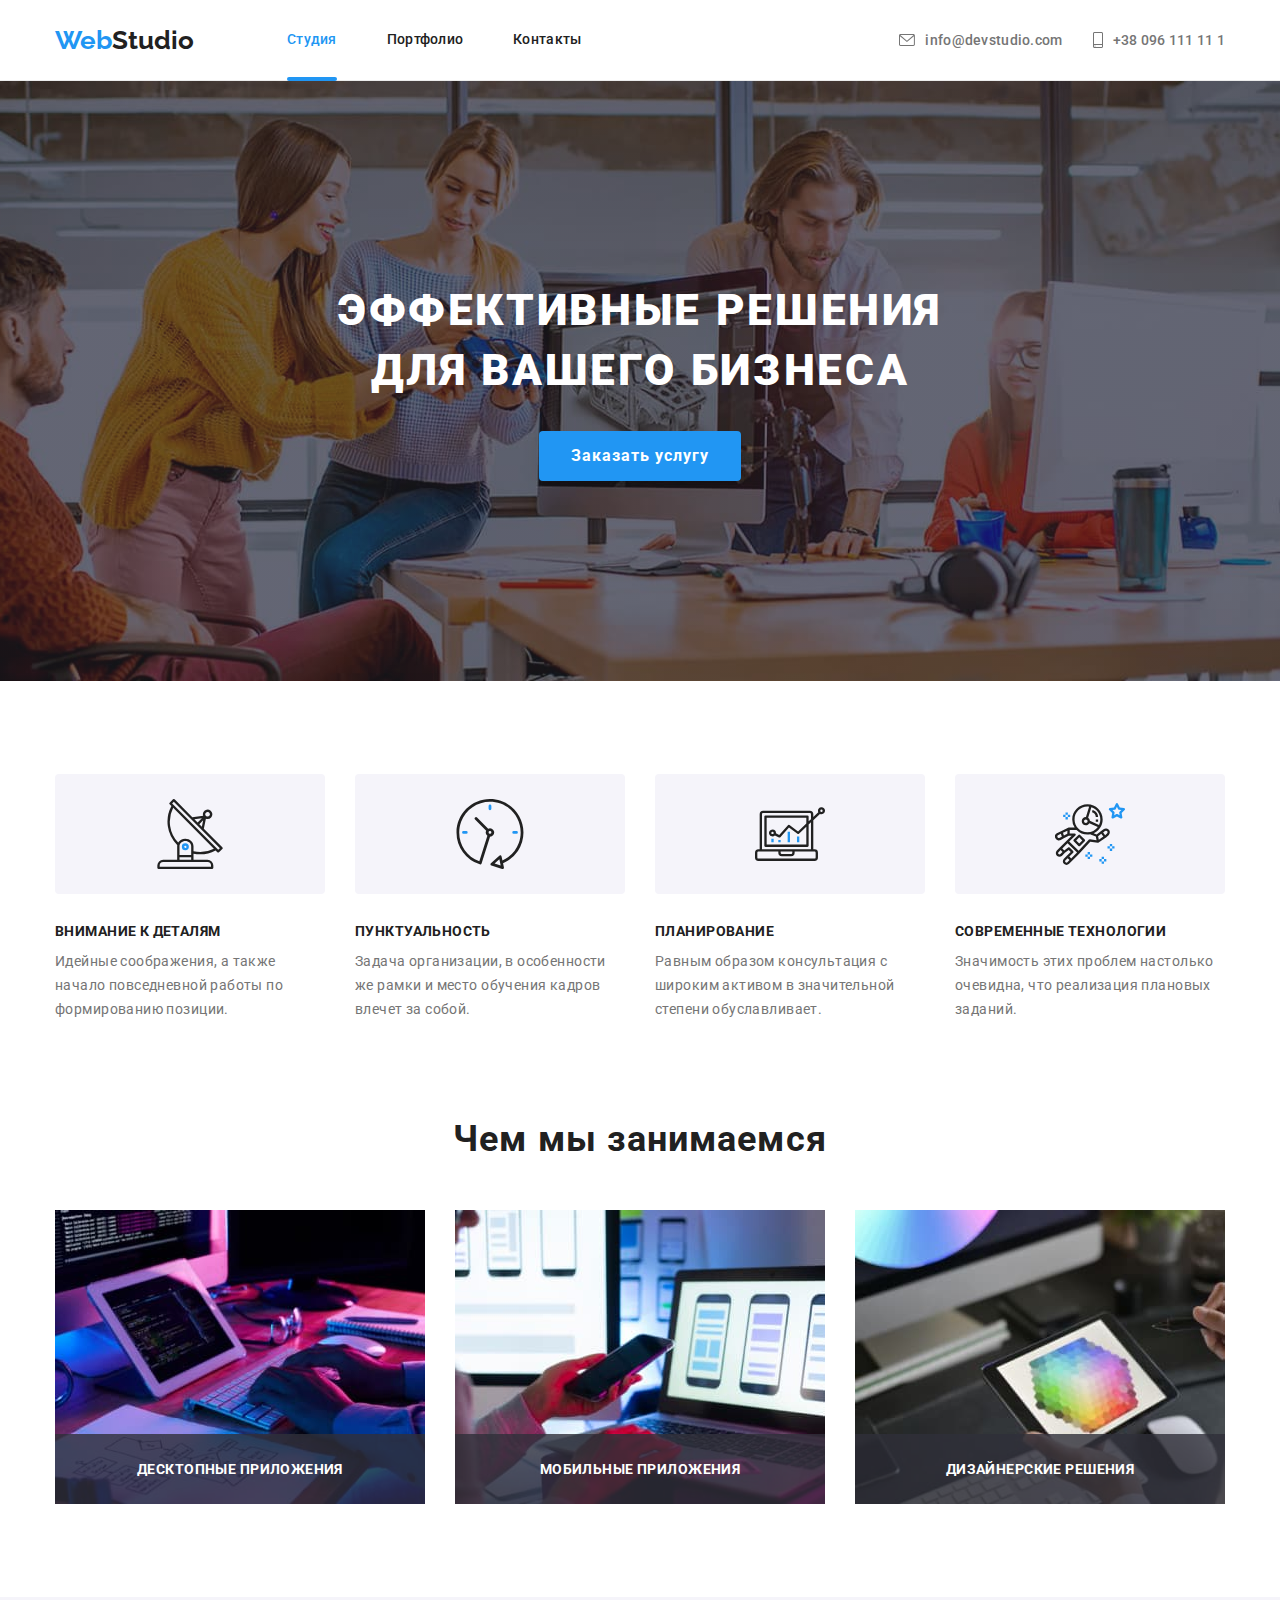
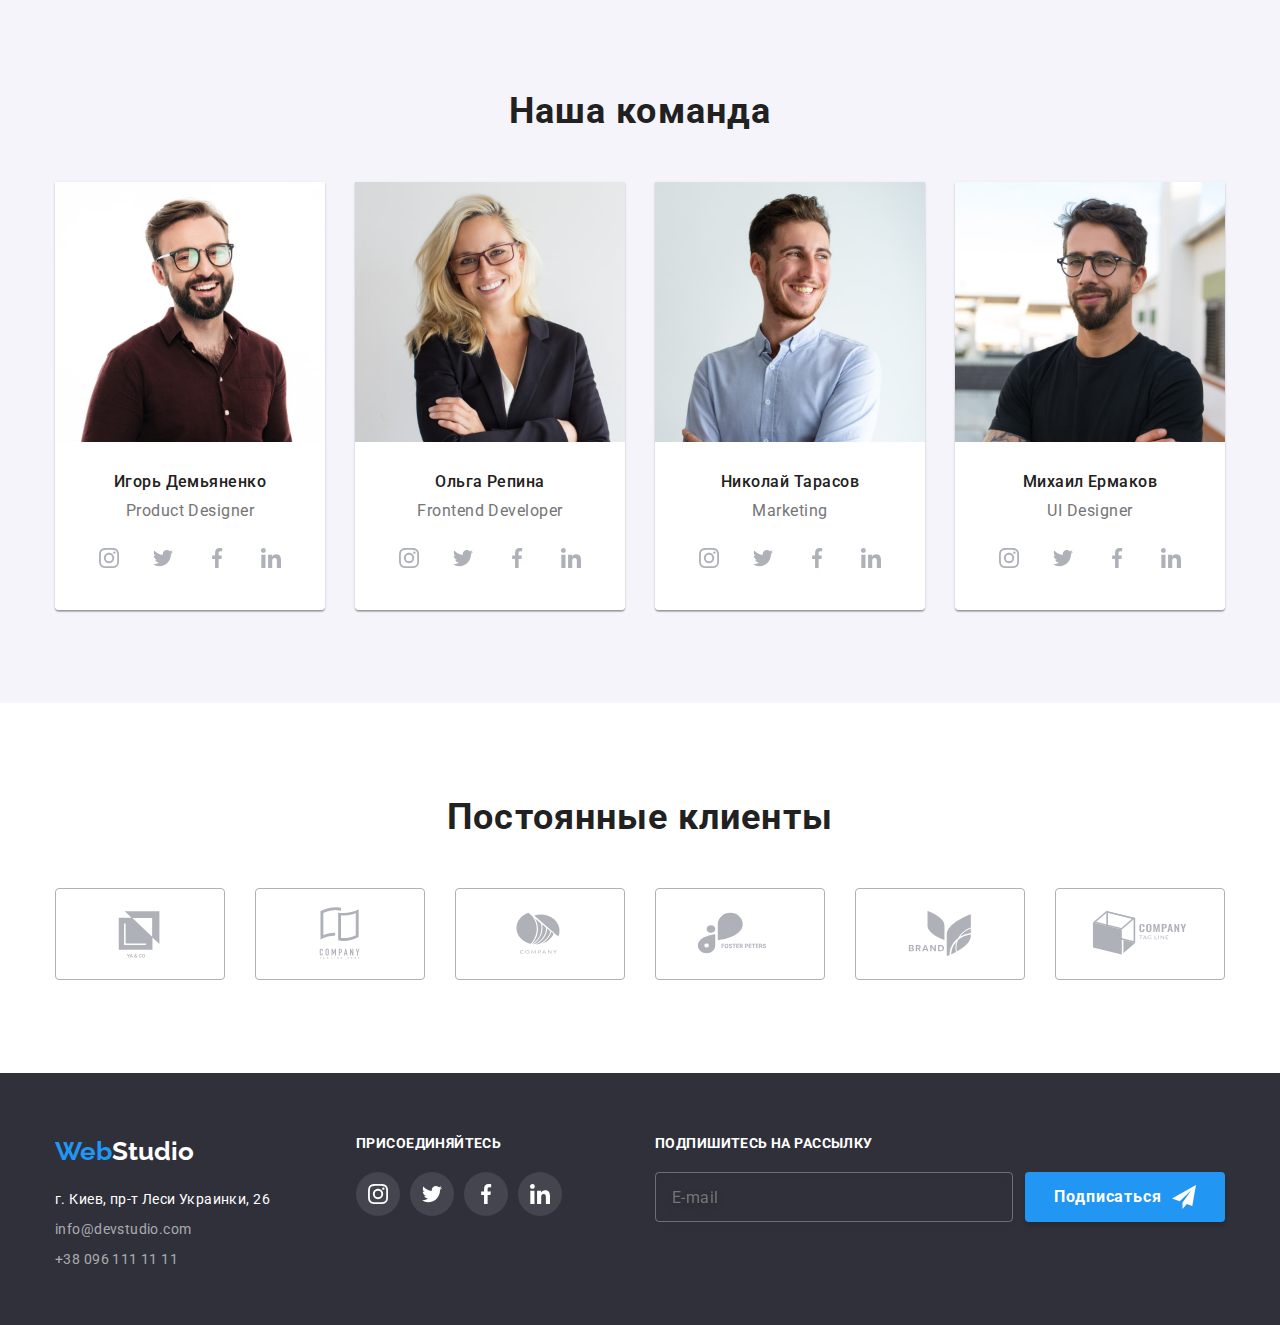
<file: index.html>
<!DOCTYPE html>
<html lang="ru">
  <head>
    <meta charset="UTF-8" />
    <meta http-equiv="X-UA-Compatible" content="IE=edge" />
    <meta name="viewport" content="width=device-width, initial-scale=1.0" />
    <title>Студия</title>
    <link rel="preconnect" href="https://fonts.googleapis.com" />
    <link rel="preconnect" href="https://fonts.gstatic.com" crossorigin />
    <link
      href="https://fonts.googleapis.com/css2?family=Raleway:wght@700&family=Roboto:wght@400;500;700;900&display=swap"
      rel="stylesheet"
    />
    <link
      rel="stylesheet"
      href="https://cdnjs.cloudflare.com/ajax/libs/modern-normalize/1.1.0/modern-normalize.min.css"
    />
    <link rel="stylesheet" href="./css/main.min.css" />
  </head>
  <body>
    <header class="header">
      <div class="container header__container">
        <a href="./index.html" class="logo logo--header header__logo" lang="en"
          ><span class="logo--accent">Web</span>Studio</a
        >

        <nav class="nav">
          <ul class="list nav__list">
            <li class="nav__item">
              <a href="./index.html" class="nav__link nav__link--current"
                >Студия</a
              >
            </li>
            <li class="nav__item">
              <a href="./portfolio.html" class="nav__link">Портфолио</a>
            </li>
            <li class="nav__item">
              <a href="#" class="nav__link">Контакты</a>
            </li>
          </ul>
        </nav>

        <div class="contact header__contact">
          <ul class="list contact__list">
            <li class="contact__item">
              <a
                href="mailto:info@devstudio.com"
                class="contact__link"
                lang="en"
              >
                <svg class="contact__icon" style="width: 16px; height: 12px">
                  <use href="./images/icons.svg#icon-envelope"></use>
                </svg>
                <span class="contact__email">info@devstudio.com</span></a
              >
            </li>

            <li class="contact__item">
              <a href="tel:+380961111111" class="contact__link">
                <svg class="contact__icon" style="width: 10px; height: 16px">
                  <use href="./images/icons.svg#icon-smartphone"></use>
                </svg>
                <span class="contact__tel">+38 096 111 11 1</span></a
              >
            </li>
          </ul>
        </div>
      </div>
    </header>

    <main class="main">
      <section class="section hero">
        <div class="container">
          <h1 class="hero__title">
            Эффективные решения<br />
            для вашего бизнеса
          </h1>
          <button data-modal-open class="button hero__button" type="button">
            Заказать услугу
          </button>
        </div>
      </section>

      <section class="section vision">
        <div class="container">
          <h2 class="section__title visually-hidden">Особенности</h2>
          <ul class="list vision__list">
            <li class="vision__item">
              <div class="vision__card">
                <svg class="vision__icon" style="width: 70px; height: 70px">
                  <use href="./images/icons.svg#icon-antenna"></use>
                </svg>
              </div>
              <h3 class="vision__lable">Внимание к деталям</h3>
              <p class="vision__text">
                Идейные соображения, а также начало повседневной работы по
                формированию позиции.
              </p>
            </li>

            <li class="vision__item">
              <div class="vision__card">
                <svg class="vision__icon" style="width: 70px; height: 70px">
                  <use href="./images/icons.svg#icon-clock"></use>
                </svg>
              </div>
              <h3 class="vision__lable">Пунктуальность</h3>
              <p class="vision__text">
                Задача организации, в особенности же рамки и место обучения
                кадров влечет за собой.
              </p>
            </li>

            <li class="vision__item">
              <div class="vision__card">
                <svg class="vision__icon" style="width: 70px; height: 70px">
                  <use href="./images/icons.svg#icon-diagram"></use>
                </svg>
              </div>
              <h3 class="vision__lable">Планирование</h3>
              <p class="vision__text">
                Равным образом консультация с широким активом в значительной
                степени обуславливает.
              </p>
            </li>

            <li class="vision__item">
              <div class="vision__card">
                <svg class="vision__icon" style="width: 70px; height: 70px">
                  <use href="./images/icons.svg#icon-astronaut"></use>
                </svg>
              </div>
              <h3 class="vision__lable">Современные технологии</h3>
              <p class="vision__text">
                Значимость этих проблем настолько очевидна, что реализация
                плановых заданий.
              </p>
            </li>
          </ul>
        </div>
      </section>

      <section class="section activity">
        <div class="container">
          <h2 class="section__title">Чем мы занимаемся</h2>
          <ul class="list activity__list">
            <li class="activity__item">
              <img
                class="activity__img"
                src="./images/img1.jpg"
                alt="Написанием кода"
                width="370"
                height="294"
              />
              <p class="activity__text">Десктопные приложения</p>
            </li>

            <li class="activity__item">
              <img
                class="activity__img"
                src="./images/img2.jpg"
                alt="Разработка приложений для телефона"
                width="370"
                height="294"
              />
              <p class="activity__text">Мобильные приложения</p>
            </li>

            <li class="activity__item">
              <img
                class="activity__img"
                src="./images/img3.jpg"
                alt="Подбор цветовой гаммы"
                width="370"
                height="294"
              />
              <p class="activity__text">Дизайнерские решения</p>
            </li>
          </ul>
        </div>
      </section>

      <section class="section crew">
        <div class="container">
          <h2 class="section__title">Наша команда</h2>
          <ul class="list crew__list">
            <li class="crew__item">
              <img
                class="crew__photo"
                src="./images/img-designer.jpg"
                alt="Член команды"
                width="270"
                height="260"
              />
              <div class="crew__label">
                <h3 class="crew__name">Игорь Демьяненко</h3>
                <p class="crew__job" lang="en">Product Designer</p>
                <ul class="list social__list crew__social">
                  <li class="social__item">
                    <a href="#" class="social__link">
                      <svg
                        class="social__icon"
                        style="width: 20px; height: 20px"
                      >
                        <use href="./images/icons.svg#icon-instagram"></use>
                      </svg>
                    </a>
                  </li>

                  <li class="social__item">
                    <a href="#" class="social__link">
                      <svg
                        class="social__icon"
                        style="width: 20px; height: 20px"
                      >
                        <use href="./images/icons.svg#icon-twitter"></use>
                      </svg>
                    </a>
                  </li>

                  <li class="social__item">
                    <a href="#" class="social__link">
                      <svg
                        class="social__icon"
                        style="width: 20px; height: 20px"
                      >
                        <use href="./images/icons.svg#icon-facebook"></use>
                      </svg>
                    </a>
                  </li>

                  <li class="social__item">
                    <a href="#" class="social__link">
                      <svg
                        class="social__icon"
                        style="width: 20px; height: 20px"
                      >
                        <use href="./images/icons.svg#icon-linkedin"></use>
                      </svg>
                    </a>
                  </li>
                </ul>
              </div>
            </li>

            <li class="crew__item">
              <img
                class="crew__photo"
                src="./images/img-developer.jpg"
                alt="Член команды"
                width="270"
                height="260"
              />
              <div class="crew__label">
                <h3 class="crew__name">Ольга Репина</h3>
                <p class="crew__job" lang="en">Frontend Developer</p>
                <ul class="list social__list crew__social">
                  <li class="social__item">
                    <a href="#" class="social__link">
                      <svg
                        class="social__icon"
                        style="width: 20px; height: 20px"
                      >
                        <use href="./images/icons.svg#icon-instagram"></use>
                      </svg>
                    </a>
                  </li>

                  <li class="social__item">
                    <a href="#" class="social__link">
                      <svg
                        class="social__icon"
                        style="width: 20px; height: 20px"
                      >
                        <use href="./images/icons.svg#icon-twitter"></use>
                      </svg>
                    </a>
                  </li>

                  <li class="social__item">
                    <a href="#" class="social__link">
                      <svg
                        class="social__icon"
                        style="width: 20px; height: 20px"
                      >
                        <use href="./images/icons.svg#icon-facebook"></use>
                      </svg>
                    </a>
                  </li>

                  <li class="social__item">
                    <a href="#" class="social__link">
                      <svg
                        class="social__icon"
                        style="width: 20px; height: 20px"
                      >
                        <use href="./images/icons.svg#icon-linkedin"></use>
                      </svg>
                    </a>
                  </li>
                </ul>
              </div>
            </li>

            <li class="crew__item">
              <img
                class="crew__photo"
                src="./images/img-marketing.jpg"
                alt="Член команды"
                width="270"
                height="260"
              />
              <div class="crew__label">
                <h3 class="crew__name">Николай Тарасов</h3>
                <p class="crew__job" lang="en">Marketing</p>

                <ul class="list social__list crew__social">
                  <li class="social__item">
                    <a href="#" class="social__link">
                      <svg
                        class="social__icon"
                        style="width: 20px; height: 20px"
                      >
                        <use href="./images/icons.svg#icon-instagram"></use>
                      </svg>
                    </a>
                  </li>

                  <li class="social__item">
                    <a href="#" class="social__link">
                      <svg
                        class="social__icon"
                        style="width: 20px; height: 20px"
                      >
                        <use href="./images/icons.svg#icon-twitter"></use>
                      </svg>
                    </a>
                  </li>

                  <li class="social__item">
                    <a href="#" class="social__link">
                      <svg
                        class="social__icon"
                        style="width: 20px; height: 20px"
                      >
                        <use href="./images/icons.svg#icon-facebook"></use>
                      </svg>
                    </a>
                  </li>

                  <li class="social__item">
                    <a href="#" class="social__link">
                      <svg
                        class="social__icon"
                        style="width: 20px; height: 20px"
                      >
                        <use href="./images/icons.svg#icon-linkedin"></use>
                      </svg>
                    </a>
                  </li>
                </ul>
              </div>
            </li>

            <li class="crew__item">
              <img
                class="crew__photo"
                src="./images/img-ui.jpg"
                alt="Член команды"
                width="270"
                height="260"
              />
              <div class="crew__label">
                <h3 class="crew__name">Михаил Ермаков</h3>
                <p class="crew__job" lang="en">UI Designer</p>
                <ul class="list social__list crew__social">
                  <li class="social__item">
                    <a href="#" class="social__link">
                      <svg
                        class="social__icon"
                        style="width: 20px; height: 20px"
                      >
                        <use href="./images/icons.svg#icon-instagram"></use>
                      </svg>
                    </a>
                  </li>
                  <li class="social__item">
                    <a href="#" class="social__link">
                      <svg
                        class="social__icon"
                        style="width: 20px; height: 20px"
                      >
                        <use href="./images/icons.svg#icon-twitter"></use>
                      </svg>
                    </a>
                  </li>
                  <li class="social__item">
                    <a href="#" class="social__link">
                      <svg
                        class="social__icon"
                        style="width: 20px; height: 20px"
                      >
                        <use href="./images/icons.svg#icon-facebook"></use>
                      </svg>
                    </a>
                  </li>
                  <li class="social__item">
                    <a href="#" class="social__link">
                      <svg
                        class="social__icon"
                        style="width: 20px; height: 20px"
                      >
                        <use href="./images/icons.svg#icon-linkedin"></use>
                      </svg>
                    </a>
                  </li>
                </ul>
              </div>
            </li>
          </ul>
        </div>
      </section>

      <section class="section client">
        <div class="container">
          <h2 class="section__title">Постоянные клиенты</h2>
          <ul class="list client__list">
            <li class="client__item">
              <a href="" class="client__link">
                <svg class="client__icon" style="width: 106px; height: 60px">
                  <use href="./images/icons.svg#icon-client-1"></use>
                </svg>
              </a>
            </li>

            <li class="client__item">
              <a href="" class="client__link">
                <svg class="client__icon" style="width: 106px; height: 60px">
                  <use href="./images/icons.svg#icon-client-2"></use>
                </svg>
              </a>
            </li>

            <li class="client__item">
              <a href="" class="client__link">
                <svg class="client__icon" style="width: 106px; height: 60px">
                  <use href="./images/icons.svg#icon-client-3"></use>
                </svg>
              </a>
            </li>

            <li class="client__item">
              <a href="" class="client__link">
                <svg class="client__icon" style="width: 106px; height: 60px">
                  <use href="./images/icons.svg#icon-client-4"></use>
                </svg>
              </a>
            </li>

            <li class="client__item">
              <a href="" class="client__link">
                <svg class="client__icon" style="width: 106px; height: 60px">
                  <use href="./images/icons.svg#icon-client-5"></use>
                </svg>
              </a>
            </li>

            <li class="client__item">
              <a href="" class="client__link">
                <svg class="client__icon" style="width: 106px; height: 60px">
                  <use href="./images/icons.svg#icon-client-6"></use>
                </svg>
              </a>
            </li>
          </ul>
        </div>
      </section>
    </main>

    <footer class="footer">
      <div class="container footer__container">
        <div class="footer__address">
          <a
            href="./index.html"
            class="logo logo--footer footer__logo"
            lang="en"
            ><span class="logo--accent">Web</span>Studio</a
          >
          <address class="address">
            <ul class="list address__list">
              <li class="address__item">
                <a href="#" class="address__link"
                  >г. Киев, пр-т Леси Украинки, 26</a
                >
              </li>

              <li class="address__item">
                <a
                  href="mailto:info@devstudio.com"
                  class="address__email"
                  lang="en"
                  >info@devstudio.com</a
                >
              </li>

              <li class="address__item">
                <a href="tel:+380961111111" class="address__tel"
                  >+38 096 111 11 11</a
                >
              </li>
            </ul>
          </address>
        </div>

        <div class="footer__social social">
          <h2 class="social__title">присоединяйтесь</h2>
          <ul class="list social__list">
            <li class="social__item">
              <a href="" class="social__link">
                <svg class="social__icon" style="width: 20px; height: 20px">
                  <use href="./images/icons.svg#icon-instagram"></use>
                </svg>
              </a>
            </li>

            <li class="social__item">
              <a href="" class="social__link">
                <svg class="social__icon" style="width: 20px; height: 20px">
                  <use href="./images/icons.svg#icon-twitter"></use>
                </svg>
              </a>
            </li>

            <li class="social__item">
              <a href="" class="social__link">
                <svg class="social__icon" style="width: 20px; height: 20px">
                  <use href="./images/icons.svg#icon-facebook"></use>
                </svg>
              </a>
            </li>

            <li class="social__item">
              <a href="" class="social__link">
                <svg class="social__icon" style="width: 20px; height: 20px">
                  <use href="./images/icons.svg#icon-linkedin"></use>
                </svg>
              </a>
            </li>
          </ul>
        </div>

        <div class="footer__submit submit">
          <h2 class="submit__title">Подпишитесь на рассылку</h2>
          <form class="form submit__form js-submit-form">
            <input
              type="email"
              class="submit__input"
              name="mail"
              placeholder="E-mail"
            />
            <button type="submit" class="button submit__button">
              Подписаться<svg
                class="submit__icon"
                style="width: 24px; height: 24px"
              >
                <use href="./images/icons.svg#icon-send"></use>
              </svg>
            </button>
          </form>
        </div>
      </div>
    </footer>

    <!-- МОДАЛЬНОЕ ОКНО -->

    <div class="backdrop is-hidden" data-modal>
      <div class="modal">
        <form class="form js-speaker-form">
          <h2 class="modal__title">Оставьте свои данные, мы вам перезвоним</h2>
          <ul class="list form__list">
            <li class="form__field">
              <label for="name" class="form__label">Имя</label>
              <input
                type="text"
                name="name"
                id="name"
                placeholder=""
                autofocus
                class="form__input"
              />
              <svg class="form__icon" style="width: 18px; height: 18px">
                <use href="./images/icons.svg#icon-person"></use>
              </svg>
            </li>

            <li class="form__field">
              <label for="tel" class="form__label">Телефон</label>
              <input
                type="tel"
                name="tel"
                id="tel"
                placeholder=" "
                class="form__input"
              />
              <svg class="form__icon" style="width: 18px; height: 18px">
                <use href="./images/icons.svg#icon-phone"></use>
              </svg>
            </li>

            <li class="form__field">
              <label for="mail" class="form-label">Почта</label>
              <input
                type="email"
                name="mail"
                id="mail"
                placeholder=" "
                class="modal--input"
              />
              <svg class="icon-modal" style="width: 18px; height: 18px">
                <use href="./images/icons.svg#icon-email"></use>
              </svg>
            </li>

            <li class="form__field">
              <label for="comment" class="form-label">Коментарий</label>
              <textarea
                class="comment"
                name="comment"
                id="comment"
                rows="8"
                placeholder="Введите текст"
              ></textarea>
            </li>

            <li class="form__field policy">
              <label class="policy__label">
                <input
                  class="policy__checkbox"
                  type="checkbox"
                  name="policy"
                  value="true"
                />
                <svg class="policy__icon" style="width: 16px; height: 15px">
                  <use href="./images/icons.svg#icon-check"></use>
                </svg>
                <span class="policy__text"
                  >Соглашаюсь с рассылкой и принимаю&nbsp</span
                >
                <a href="#" class="policy__link">Условия договора</a>
              </label>
            </li>
          </ul>

          <button type="submit" class="button form__button">Отправить</button>
        </form>

        <button data-modal-close class="modal__close" type="button">
          <svg class="modal__icon" style="width: 18px; height: 18px">
            <use href="./images/icons.svg#close-black"></use>
          </svg>
        </button>
      </div>
    </div>

    <script src="./js/modal.js"></script>
  </body>
</html>
</file>
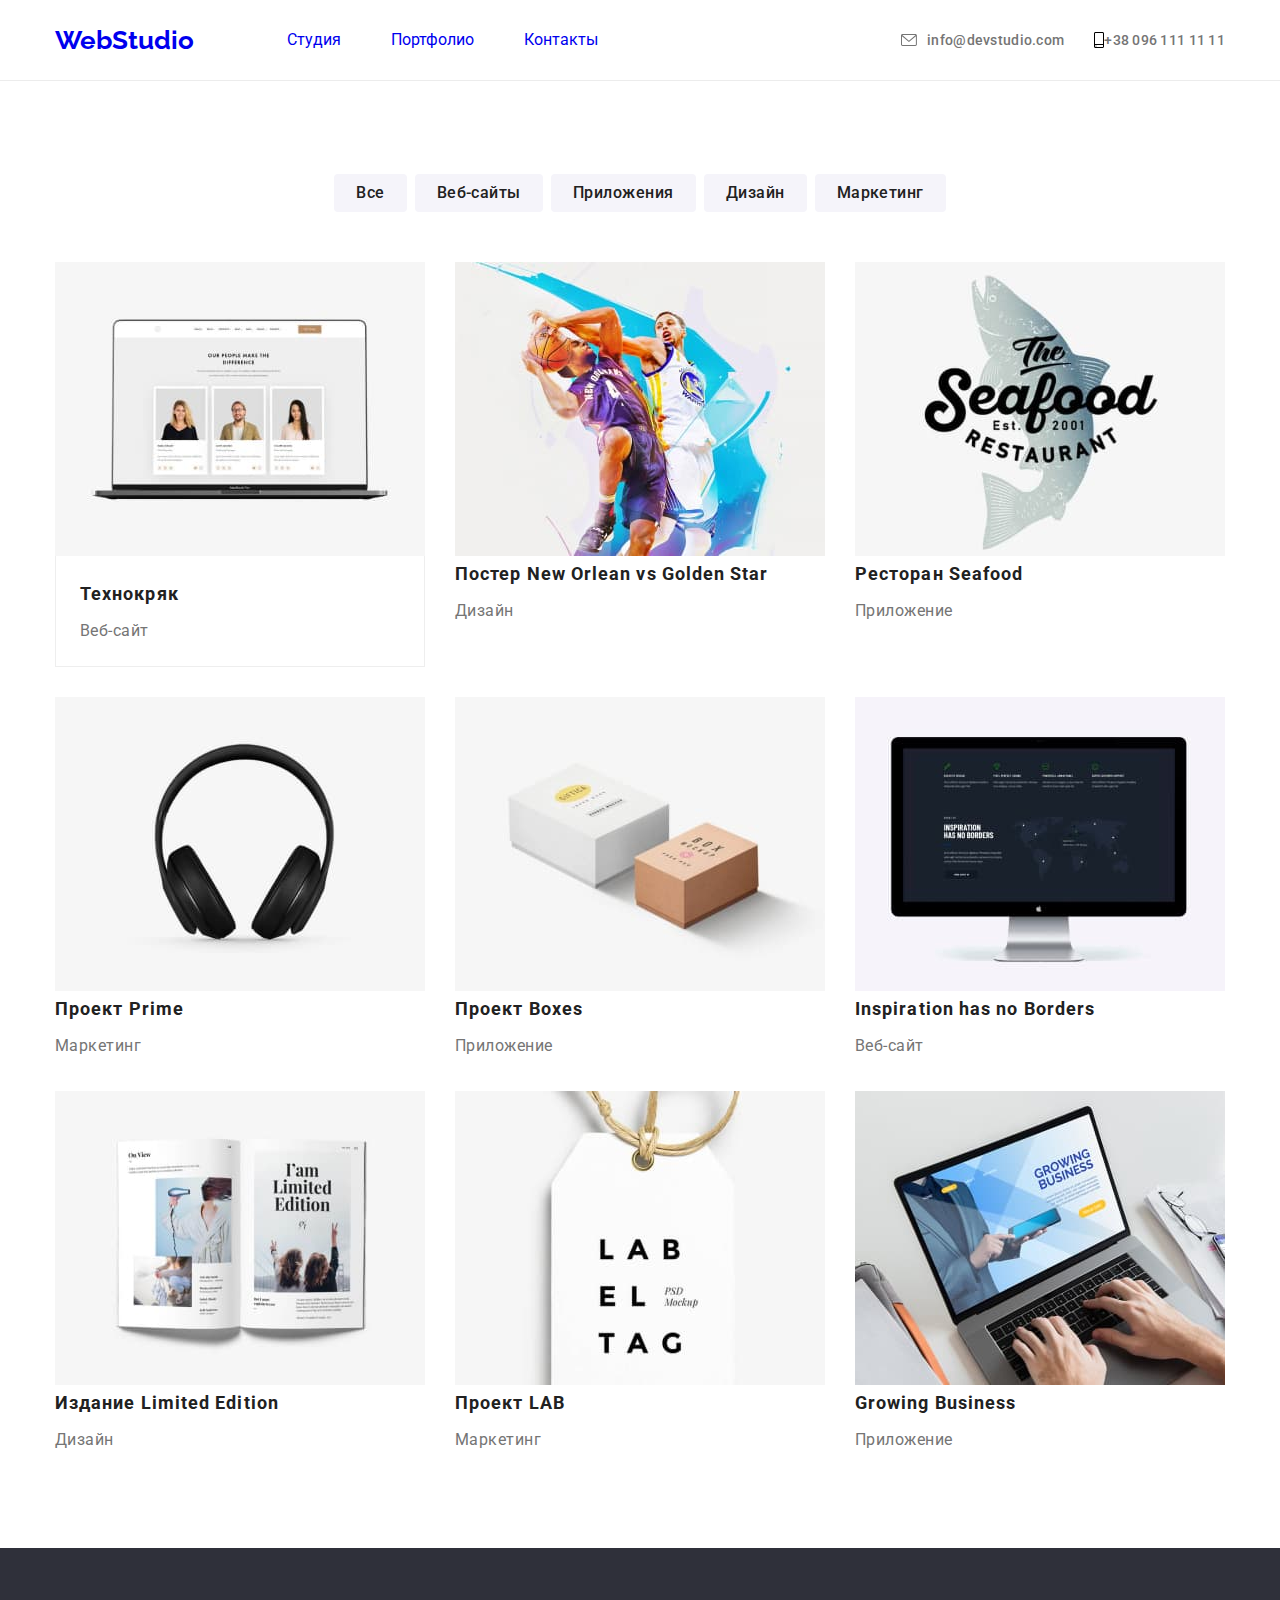
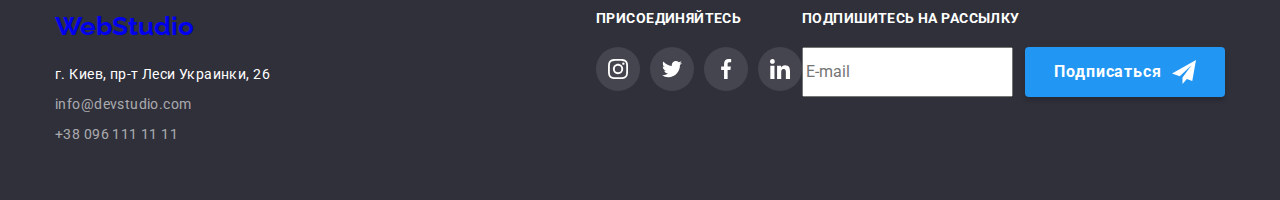
<file: portfolio.html>
<!DOCTYPE html>

<html lang="ru">
  <head>
    <meta charset="UTF-8" />
    <meta http-equiv="X-UA-Compatible" content="IE=edge" />
    <meta name="viewport" content="width=device-width, initial-scale=1.0" />
    <title>Портфолио</title>
    <link rel="preconnect" href="https://fonts.googleapis.com" />
    <link rel="preconnect" href="https://fonts.gstatic.com" crossorigin />
    <link
      href="https://fonts.googleapis.com/css2?family=Raleway:wght@700&family=Roboto:wght@400;500;700;900&display=swap"
      rel="stylesheet"
    />
    <link
      rel="stylesheet"
      href="https://cdnjs.cloudflare.com/ajax/libs/modern-normalize/1.1.0/modern-normalize.min.css"
    />
    <link rel="stylesheet" href="./css/main.min.css" />
  </head>
  <body>
    <header class="header">
      <div class="container header__container">
        <a href="./index.html" class="logo header__logo" lang="en"
          ><span class="logo__accent">Web</span>Studio</a
        >

        <nav class="nav">
          <ul class="list nav__list">
            <li class="nav__item">
              <a href="./index.html" class="nav-link">Студия</a>
            </li>
            <li class="nav__item">
              <a href="./portfolio.html" class="nav-link">Портфолио</a>
            </li>
            <li class="nav__item">
              <a href="#" class="nav-link">Контакты</a>
            </li>
          </ul>
        </nav>

        <div class="contact">
          <ul class="list contact__list">
            <li class="contact__item">
              <a
                href="mailto:info@devstudio.com"
                class="contact__link"
                lang="en"
              >
                <svg class="contact__icon" style="width: 16px; height: 12px">
                  <use href="./images/icons.svg#icon-envelope"></use>
                </svg>
                info@devstudio.com</a
              >
            </li>

            <li class="contact__item">
              <a href="tel:+380961111111" class="contact__link">
                <svg class="contact-icon" style="width: 10px; height: 16px">
                  <use href="./images/icons.svg#icon-smartphone"></use>
                </svg>
                +38 096 111 11 11</a
              >
            </li>
          </ul>
        </div>
      </div>
    </header>

    <main>
      <section class="section portfolio">
        <div class="container">
          <h1 class="section__title visually-hidden">Нашы работы</h1>

          <ul class="list filter__list filter portfolio__filter">
            <li class="filter__item">
              <a href="" class="filter__link">Все</a>
            </li>

            <li class="filter__item">
              <a href="" class="filter__link">Веб-сайты</a>
            </li>

            <li class="filter__item">
              <a href="" class="filter__link">Приложения</a>
            </li>

            <li class="filter__item">
              <a href="" class="filter__link">Дизайн</a>
            </li>

            <li class="filter__item">
              <a href="" class="filter__link">Маркетинг</a>
            </li>
          </ul>

          <ul class="list portfolio__list">
            <li class="portfolio__item project">
              <a href="" class="project__link">
                <div class="project__thumb">
                  <img
                    class="project__img"
                    src="./images/card-technockrayk.jpg"
                    alt="Основная страница сайта"
                    width="370"
                    height="294"
                  />
                  <p class="project__text">
                    Ресурс предлагает комплексные предложения с разным уровнем
                    функционала и сервисов. Все это позволит посетителю получить
                    исчерпывающие сведения <br />
                    о компании или частном лице.
                  </p>
                  <div class="project__tag">
                    <h2 class="project__name">Технокряк</h2>
                    <p class="project__category">Веб-сайт</p>
                  </div>
                </div>
              </a>
            </li>

            <li class="portfolio__item project">
              <a href="" class="project__link">
                <div class="project__thumb">
                  <img
                    class="project__img"
                    src="./images/card-poster.jpg"
                    alt="Два баскетболиста с мячом"
                    width="370"
                    height="294"
                  />
                  <p class="project__text">
                    Ресурс предлагает комплексные предложения с разным уровнем
                    функционала и сервисов. Все это позволит посетителю получить
                    исчерпывающие сведения <br />
                    о компании или частном лице.
                  </p>
                </div>
                <h2 class="project__name">
                  Постер <span lang="en">New Orlean vs Golden Star</span>
                </h2>
                <p class="project__category">Дизайн</p>
              </a>
            </li>

            <li class="portfolio__item project">
              <a href="" class="project__link">
                <div class="project__thumb">
                  <img
                    class="project__img"
                    src="./images/card-restoran.jpg"
                    alt="Логотп ресторана"
                    width="370"
                    height="294"
                  />
                  <p class="project__text">
                    Ресурс предлагает комплексные предложения с разным уровнем
                    функционала и сервисов. Все это позволит посетителю получить
                    исчерпывающие сведения <br />
                    о компании или частном лице.
                  </p>
                </div>
                <h2 class="project__name">
                  Ресторан <span lang="en">Seafood</span>
                </h2>
                <p class="project__category">Приложение</p>
              </a>
            </li>

            <li class="portfolio__item project">
              <a href="" class="project__link">
                <div class="project__thumb">
                  <img
                    class="project__img"
                    src="./images/card-prime.jpg"
                    alt="Полноразмерные наушники"
                    width="370"
                    height="294"
                  />
                  <p class="project__text">
                    Ресурс предлагает комплексные предложения с разным уровнем
                    функционала и сервисов. Все это позволит посетителю получить
                    исчерпывающие сведения <br />
                    о компании или частном лице.
                  </p>
                </div>
                <h2 class="project__name">
                  Проект <span lang="en">Prime</span>
                </h2>
                <p class="project__category">Маркетинг</p>
              </a>
            </li>

            <li class="portfolio__item project">
              <a href="" class="project__link">
                <div class="project__thumb">
                  <img
                    class="project__img"
                    src="./images/card-boxes.jpg"
                    alt="Две коробки"
                    width="370"
                    height="294"
                  />
                  <p class="project__text">
                    Ресурс предлагает комплексные предложения с разным уровнем
                    функционала и сервисов. Все это позволит посетителю получить
                    исчерпывающие сведения <br />
                    о компании или частном лице.
                  </p>
                </div>
                <h2 class="project__name">Проект Boxes</h2>
                <p class="project__category">Приложение</p>
              </a>
            </li>

            <li class="portfolio__item project">
              <a href="" class="project__link">
                <div class="project__thumb">
                  <img
                    class="project__img"
                    src="./images/card-noborders.jpg"
                    alt="Фото главной страници 'проекта' Веб-сайта на мониторе"
                    width="370"
                    height="294"
                  />
                  <p class="project__text">
                    Ресурс предлагает комплексные предложения с разным уровнем
                    функционала и сервисов. Все это позволит посетителю получить
                    исчерпывающие сведения <br />
                    о компании или частном лице.
                  </p>
                </div>
                <h2 class="project__name" lang="en">
                  Inspiration has no Borders
                </h2>
                <p class="project__category">Веб-сайт</p>
              </a>
            </li>

            <li class="portfolio__item project">
              <a href="" class="project__link">
                <div class="project__thumb">
                  <img
                    class="project__img"
                    src="./images/card-publication.jpg"
                    alt="Журнал в развороте"
                    width="370"
                    height="294"
                  />
                  <p class="project__text">
                    Ресурс предлагает комплексные предложения с разным уровнем
                    функционала и сервисов. Все это позволит посетителю получить
                    исчерпывающие сведения <br />
                    о компании или частном лице.
                  </p>
                </div>
                <h2 class="project__name">
                  Издание <span lang="en">Limited Edition</span>
                </h2>
                <p class="project__category">Дизайн</p>
              </a>
            </li>

            <li class="portfolio__item project">
              <a href="" class="project__link">
                <div class="project__thumb">
                  <img
                    class="project__img"
                    src="./images/card-lab.jpg"
                    alt="Фото бирки с логотипом проекта"
                    width="370"
                    height="294"
                  />
                  <p class="project__text">
                    Ресурс предлагает комплексные предложения с разным уровнем
                    функционала и сервисов. Все это позволит посетителю получить
                    исчерпывающие сведения <br />
                    о компании или частном лице.
                  </p>
                </div>
                <h2 class="project__name">Проект <span lang="en">LAB</span></h2>
                <p class="project__category">Маркетинг</p>
              </a>
            </li>

            <li class="portfolio__item project">
              <a href="" class="project__link">
                <div class="project__thumb">
                  <img
                    class="project__img"
                    src="./images/card-growing.jpg"
                    alt="Фото Веб-сайта для приложения на ноутбуке"
                    width="370"
                    height="294"
                  />
                  <p class="project__text">
                    Ресурс предлагает комплексные предложения с разным уровнем
                    функционала и сервисов. Все это позволит посетителю получить
                    исчерпывающие сведения <br />
                    о компании или частном лице.
                  </p>
                </div>
                <h2 class="project__name" lang="en">Growing Business</h2>
                <p class="project__category">Приложение</p>
              </a>
            </li>
          </ul>
        </div>
      </section>
    </main>

    <footer class="footer">
      <div class="container footer__container">
        <div class="footer__address">
          <a href="./index.html" class="logo footer__logo" lang="en"
            ><span class="logo__accent">Web</span>Studio</a
          >
          <address class="address">
            <ul class="list address__list">
              <li class="address__item">
                <a href="#" class="address__link"
                  >г. Киев, пр-т Леси Украинки, 26</a
                >
              </li>

              <li class="address__item">
                <a
                  href="mailto:info@devstudio.com"
                  class="address__email"
                  lang="en"
                  >info@devstudio.com</a
                >
              </li>

              <li class="address__item">
                <a href="tel:+380961111111" class="address__tel"
                  >+38 096 111 11 11</a
                >
              </li>
            </ul>
          </address>
        </div>

        <div class="footer__social social">
          <h2 class="social__title">присоединяйтесь</h2>
          <ul class="list social__list">
            <li class="social__item">
              <a href="" class="social__link">
                <svg class="social__icon" style="width: 20px; height: 20px">
                  <use href="./images/icons.svg#icon-instagram"></use>
                </svg>
              </a>
            </li>

            <li class="social__item">
              <a href="" class="social__link">
                <svg class="social__icon" style="width: 20px; height: 20px">
                  <use href="./images/icons.svg#icon-twitter"></use>
                </svg>
              </a>
            </li>

            <li class="social__item">
              <a href="" class="social__link">
                <svg class="social__icon" style="width: 20px; height: 20px">
                  <use href="./images/icons.svg#icon-facebook"></use>
                </svg>
              </a>
            </li>

            <li class="social__item">
              <a href="" class="social__link">
                <svg class="social__icon" style="width: 20px; height: 20px">
                  <use href="./images/icons.svg#icon-linkedin"></use>
                </svg>
              </a>
            </li>
          </ul>
        </div>

        <div class="submit">
          <h2 class="submit__title">Подпишитесь на рассылку</h2>
          <form class="form submit__form js-submit-form">
            <input
              type="email"
              class="form__input"
              name="mail"
              placeholder="E-mail"
            />
            <button type="submit" class="button submit__button">
              Подписаться<svg
                class="submit__icon"
                style="width: 24px; height: 24px"
              >
                <use href="./images/icons.svg#icon-send"></use>
              </svg>
            </button>
          </form>
        </div>
      </div>
    </footer>

    <script src="./js/modal.js"></script>
  </body>
</html>
</file>
<file: css/main.min.css>
html{box-sizing:border-box}*,*::before,*::after{box-sizing:inherit}.container{width:1200px;margin-left:auto;margin-right:auto;padding-left:15px;padding-right:15px}.checkbox{position:absolute;width:1px;height:1px;margin:-1px;border:0;padding:0;clip:rect(0 0 0 0);overflow:hidden}.checkbox__icon{content:'';margin:0;border:1.78px solid #2a2a2a;border-radius:1.78px;transition:border-color 250ms cubic-bezier(0.4, 0, 0.2, 1),background-color 250ms cubic-bezier(0.4, 0, 0.2, 1)}.checkbox:hover+.checkbox__icon,.checkbox:focus+.checkbox__icon{border-color:#2196f3}.checkbox:checked+.checkbox__icon{background-size:contain;background-origin:border-box;border-color:#2196f3;background-color:#2196f3}a{text-decoration:none}ul{list-style-type:none;margin:0;padding:0}h1,h2,h3,h4,h5,h6,p{margin:0}.visually-hidden{position:absolute;width:1px;height:1px;margin:-1px;border:0;padding:0;white-space:nowrap;clip-path:inset(100%);clip:rect(0 0 0 0);overflow:hidden}body{font-family:"Roboto",sans-serif;color:#212121;background-color:#fff}button{cursor:pointer;font-family:inherit}img{display:block;max-width:100%;height:auto}.section{padding:93px 0}.section__title{margin-bottom:50px;font-style:normal;font-weight:700;font-size:36px;line-height:1.17;text-align:center;letter-spacing:0.03em}.header{border-bottom:1px solid #ececec}.header__container{display:flex;align-items:center}.header .nav{margin-left:93px}.header .contact{margin-left:auto}.nav__list{height:80px;display:flex;align-items:center}.nav__item{height:100%;display:flex;align-items:center}.nav__item:not(:last-child){margin-right:50px}.nav__link{position:relative;padding:32px 0;font-weight:500;font-size:14px;line-height:1.14;letter-spacing:0.02em;color:#212121;transition:color 250ms cubic-bezier(0.4, 0, 0.2, 1)}.nav__link:focus,.nav__link:hover{color:#2196f3}.nav__link:focus::after,.nav__link:hover::after{position:absolute;display:block;content:'';height:4px;width:100%;background-color:#2196f3;border-radius:2px;opacity:1;transform:translateY(29px)}.nav__link::after{position:absolute;display:block;content:'';height:4px;width:100%;background-color:#2196f3;border-radius:2px;opacity:0;transform:translateY(0px);transition:transform 250ms cubic-bezier(0.4, 0, 0.2, 1),opacity 250ms cubic-bezier(0.4, 0, 0.2, 1)}.nav__link--current{color:#2196f3}.nav__link--current::before{position:absolute;display:block;content:'';height:4px;width:100%;background-color:#2196f3;border-radius:2px;transform:translateY(45px)}.contact__list{display:flex;align-items:center}.contact__item{display:flex;justify-content:center;color:#757575}.contact__item:not(:last-child){margin-right:30px}.contact__link{display:flex;align-items:center;font-weight:500;font-size:14px;line-height:16px;letter-spacing:0.02em;color:currentColor}.contact__link:hover,.contact__link:focus{color:#2196f3}.contact__icon{margin-right:10px;fill:currentColor}.hero{padding:200px 0;background-image:linear-gradient(to right, rgba(47,48,58,0.4), rgba(47,48,58,0.4)),url("../images/hero-bkg.jpg"),linear-gradient(to right, #c4c4c4, #c4c4c4);background-size:auto;background-position:center;background-repeat:no-repeat}.hero__title{margin-bottom:30px;font-weight:900;font-size:44px;line-height:1.36;text-align:center;letter-spacing:0.06em;text-transform:uppercase;color:#fff}.hero__button{display:block;margin:0 auto;padding:10px 32px;font-weight:700;font-size:16px;line-height:1.88;letter-spacing:0.06em;color:#fff;background-color:#2196f3;box-shadow:0px 4px 4px rgba(0,0,0,0.15);border-radius:4px;border:0;transition:background-color 250ms cubic-bezier(0.4, 0, 0.2, 1)}.hero__button:hover,.hero__button:focus{background-color:#188ce8}.section.vision{padding-bottom:0}.vision__list{display:flex}.vision__item{width:270px;height:251px}.vision__item:not(:last-child){margin-right:30px}.vision__icon{box-sizing:content-box;display:block;padding:25px 100px;margin-bottom:30px;background-color:#f5f4fa;border-radius:4px}.vision__lable{margin-bottom:10px;font-weight:700;font-size:14px;line-height:1.14;letter-spacing:0.03em;text-transform:uppercase}.vision__text{font-style:normal;font-weight:400;font-size:14px;line-height:1.71;letter-spacing:0.03em;color:#757575}.activity__list{display:flex}.activity__item{display:flex;position:relative}.activity__item:not(:last-child){margin-right:30px}.activity__text{position:absolute;bottom:0;display:flex;align-items:center;justify-content:center;height:70px;width:100%;font-weight:700;font-size:14px;line-height:16px;text-align:center;letter-spacing:0.03em;text-transform:uppercase;color:#fff;background-color:rgba(47,48,58,0.8)}.crew{background-color:#f5f4fa}.crew__list{display:flex}.crew__item:not(:last-child){margin-right:30px}.crew .crew__item{display:flex;flex-direction:column;width:270px;border-radius:0px 0px 4px 4px;box-shadow:0px 1px 3px rgba(0,0,0,0.12),0px 1px 1px rgba(0,0,0,0.14),0px 2px 1px rgba(0,0,0,0.2)}.crew__label{display:flex;flex-direction:column;padding:30px;border-radius:0px 0px 4px 4px;background-color:#fff}.crew__name{margin-bottom:10px;font-weight:500;font-size:16px;line-height:1.19;text-align:center;letter-spacing:0.03em}.crew__job{margin-bottom:16px;font-weight:400;font-size:16px;line-height:19px;text-align:center;letter-spacing:0.03em;color:#757575}.crew__social{display:flex;justify-content:center}.crew .social__item:not(:last-child){margin-right:10px}.crew .social__link{display:flex;box-sizing:content-box;padding:12px;border-radius:50%;fill:#afb1b8;background-color:transparent;transition:fill 250ms cubic-bezier(0.4, 0, 0.2, 1),background-color 250ms cubic-bezier(0.4, 0, 0.2, 1)}.crew .social__link:focus,.crew .social__link:hover{fill:#fff;background-color:#2196f3}.client__list{display:flex;align-items:center;justify-content:center}.client__item:not(:last-child){margin-right:30px}.client__item{color:#afb1b8}.client__link{display:flex;align-items:center;justify-content:center;width:170px;height:92px;border:1px solid currentColor;border-radius:4px;color:currentColor;transition:color 250ms cubic-bezier(0.4, 0, 0.2, 1)}.client__link:hover,.client__link:focus{color:#2196f3}.client__icon{fill:currentColor}.filter__item:not(:last-child){margin-right:8px}.filter__link{display:block;padding:6px 22px;font-weight:500;font-size:16px;line-height:1.63;letter-spacing:0.03em;color:#212121;background-color:#f5f4fa;border:0px;border-radius:4px;box-shadow:0px 3px 1px rgba(0,0,0,0),0px 1px 2px rgba(0,0,0,0),0px 2px 2px rgba(0,0,0,0);transition:background-color 250ms cubic-bezier(0.4, 0, 0.2, 1),color 250ms cubic-bezier(0.4, 0, 0.2, 1),box-shadow 250ms cubic-bezier(0.4, 0, 0.2, 1)}.filter__link:hover,.filter__link:focus{color:#fff;background-color:#2196f3;box-shadow:0px 3px 1px rgba(0,0,0,0.1),0px 1px 2px rgba(0,0,0,0.08),0px 2px 2px rgba(0,0,0,0.12)}.portfolio__filter{display:flex;margin-bottom:50px;justify-content:center}.portfolio__list{display:flex;flex-wrap:wrap;margin:-15px}.portfolio__item{margin:15px}.project__link{display:block;width:370px;box-shadow:0px 1px 1px rgba(0,0,0,0),0px 4px 4px rgba(0,0,0,0),1px 4px 6px rgba(0,0,0,0);transition:box-shadow 250ms cubic-bezier(0.4, 0, 0.2, 1)}.project__link:hover,.project__link:focus{box-shadow:0px 1px 1px rgba(0,0,0,0.12),0px 4px 4px rgba(0,0,0,0.06),1px 4px 6px rgba(0,0,0,0.16)}.project__link:hover .project__text,.project__link:focus .project__text{transform:translateY(0%)}.project__thumb{position:relative;overflow:hidden}.project__img{max-width:100%;height:auto}.project__text{display:flex;align-items:center;position:absolute;bottom:0;width:100%;height:100%;padding:24px;font-weight:400;font-size:18px;line-height:1.56;letter-spacing:0.03em;color:#fff;background-color:rgba(33,150,243,0.9);transform:translateY(100%);transition:transform 250ms cubic-bezier(0.4, 0, 0.2, 1)}.project__tag{text-decoration-style:none;padding:20px 24px 20px 24px;border-left:1px solid #eee;border-right:1px solid #eee;border-bottom:1px solid #eee}.project__name{margin:0px 0px 4px 0px;font-weight:700;font-size:18px;line-height:2;letter-spacing:0.06em;color:#212121}.project__category{margin:0;font-weight:400;font-size:16px;line-height:1.88;letter-spacing:0.03em;color:#757575}.footer{padding:63px 0 57px 0;background-color:#2f303a}.footer__container{display:flex}.footer__logo{display:block;margin-bottom:20px}.footer__social{margin-left:auto}.footer__submit{margin-left:93px}.address{display:flex}.address__item{height:21px;font-style:normal;font-weight:400;font-size:14px;line-height:24px;letter-spacing:0.03em}.address__item:not(:last-child){margin-bottom:9px}.address__link{color:#fff}.address__email,.address__tel{color:rgba(255,255,255,0.6);transform:color 250ms cubic-bezier(0.4, 0, 0.2, 1)}.address__email:hover,.address__email:focus,.address__tel:hover,.address__tel:focus{color:#2196f3}.social{flex-direction:column}.social__title{font-weight:700;font-size:14px;line-height:1.14;letter-spacing:0.03em;text-transform:uppercase;margin:0px 0px 20px 0px;color:#fff}.footer__social .social__link{fill:#fff;background-color:rgba(255,255,255,0.1)}.submit__title{margin-bottom:20px;font-weight:700;font-size:14px;line-height:1.14;letter-spacing:0.03em;text-transform:uppercase;color:#fff}.submit__form{display:flex}.submit__input,.submit__input:focus{width:358px;height:50px;padding:15px 16px;outline:none;border:1px solid rgba(255,255,255,0.3);filter:drop-shadow(0px 4px 4px rgba(0,0,0,0.15));border-radius:4px;font-weight:400;font-size:16px;line-height:20px;letter-spacing:0.03em;color:rgba(255,255,255,0.6);background-color:transparent}.submit__input__input::placeholder,.submit__input:focus__input::placeholder{font-weight:400;font-size:16px;line-height:20px;letter-spacing:0.03em}.submit__button{display:flex;justify-content:center;align-items:center;width:200px;height:50px;padding:10px 0;margin-left:12px;font-family:Roboto;font-style:normal;font-weight:700;font-size:16px;line-height:30px;box-shadow:0px 4px 4px rgba(0,0,0,0.15);border-radius:4px;background-color:#2196f3;letter-spacing:0.06em;border:none;color:#fff;transition:background-color 250ms cubic-bezier(0.4, 0, 0.2, 1)}.submit__button:hover,.submit__button:focus{background-color:#188ce8}.submit__icon{margin-left:10px;fill:#fff}.social__list{display:flex;justify-content:center}.social__item:not(:last-child){margin-right:10px}.social__link{display:flex;box-sizing:content-box;padding:12px;border-radius:50%;fill:#afb1b8;background-color:transparent;transition:fill 250ms cubic-bezier(0.4, 0, 0.2, 1),background-color 250ms cubic-bezier(0.4, 0, 0.2, 1)}.social__link:focus,.social__link:hover{fill:#fff;background-color:#2196f3}.logo{text-decoration-line:none;font-family:"Raleway",sans-serif;font-size:26px;font-weight:700;line-height:1.17}.logo--accent{color:#2196f3}.logo--header{color:#212121}.logo--footer{color:#fff}.backdrop{position:fixed;top:0;left:0;width:100%;height:100%;background-color:rgba(0,0,0,0.2);opacity:1;transition:opacity 250ms cubic-bezier(0.4, 0, 0.2, 1)}.backdrop.is-hidden{opacity:0;pointer-events:none}.backdrop.is-hidden .modal{transform:translate(-50%, -50%) scale(1.1)}.modal{position:absolute;padding:40px;top:50%;left:50%;background-color:#fff;box-shadow:0px 1px 3px rgba(0,0,0,0.12),0px 1px 1px rgba(0,0,0,0.14),0px 2px 1px rgba(0,0,0,0.2);border-radius:4px;transform:translate(-50%, -50%) scale(1);transition:transform 250ms cubic-bezier(0.4, 0, 0.2, 1)}.modal__close{display:flex;justify-content:center;align-items:center;position:absolute;top:8px;right:8px;width:30px;height:30px;color:#212121;border-radius:50%;background-color:#fff;border:1px solid rgba(0,0,0,0.1);transition:color 250ms cubic-bezier(0.4, 0, 0.2, 1)}.modal__close:hover,.modal__close:focus{color:#2196f3}.modal__close .modal__icon{fill:currentColor}.modal .form{display:flex;flex-direction:column;width:448px;margin-left:auto;margin-right:auto}.modal .form__title{margin:0;margin-bottom:12px;font-style:normal;font-weight:700;font-size:20px;line-height:1.15;text-align:center;letter-spacing:0.03em;color:#212121}.modal .form__list{margin:0;padding:0}.modal .form__field{display:flex;position:relative;flex-direction:column;margin-bottom:10px}.modal .form__field:nth-last-child(2){margin-bottom:20px}.modal .form__field:last-child{margin-bottom:30px}.modal .form__field:focus-within>.form__icon{fill:#2196f3}.modal .form__label{margin-bottom:4px;font-family:Roboto;font-style:normal;font-weight:400;font-size:12px;line-height:1.14;letter-spacing:0.01em;color:#757575}.modal .form__input{width:448px;height:40px;margin:0;padding:0px 11px 0px 42px;outline:none;border:1px solid rgba(33,33,33,0.2);border-radius:4px;transition:border-color 250ms cubic-bezier(0.4, 0, 0.2, 1)}.modal .form__input:focus{border-color:#2196f3}.modal .form__icon{position:absolute;top:65%;left:14px;transform:translateY(-50%);fill:#212121;display:inline-block;transition:fill 250ms cubic-bezier(0.4, 0, 0.2, 1)}.modal .form__comment{width:100%;height:120px;outline:none;resize:none;border:1px solid rgba(33,33,33,0.2);border-radius:4px;padding:12px 16px;font-family:Roboto;font-style:normal;font-weight:400;font-size:14px;line-height:1.14;letter-spacing:0.01em;transition:border-color 250ms cubic-bezier(0.4, 0, 0.2, 1)}.modal .form__comment:focus{border-color:#2196f3}.modal .form .policy__text{margin-left:8px;font-weight:400;font-size:14px;line-height:24px;letter-spacing:0.03em;color:#757575}.modal .form .policy__link{font-style:normal;font-weight:400;font-size:14px;line-height:1.71;letter-spacing:0.03em;text-decoration-line:underline;color:#2196f3}.modal .form .policy__label{display:flex;align-items:center;justify-content:center}.modal .form__button{min-width:200px;min-height:50px;margin:0 auto;padding:10px;font-style:normal;font-weight:700;font-size:16px;line-height:1.88;text-align:center;letter-spacing:0.06em;background-color:#2196f3;color:#fff;border:0;box-shadow:0px 4px 4px rgba(0,0,0,0.15);border-radius:4px;transition:background-color 250ms cubic-bezier(0.4, 0, 0.2, 1)}.modal .form__button:hover,.modal .form__button:focus{background-color:#188ce8}
/*# sourceMappingURL=main.min.css.map */
</file>
